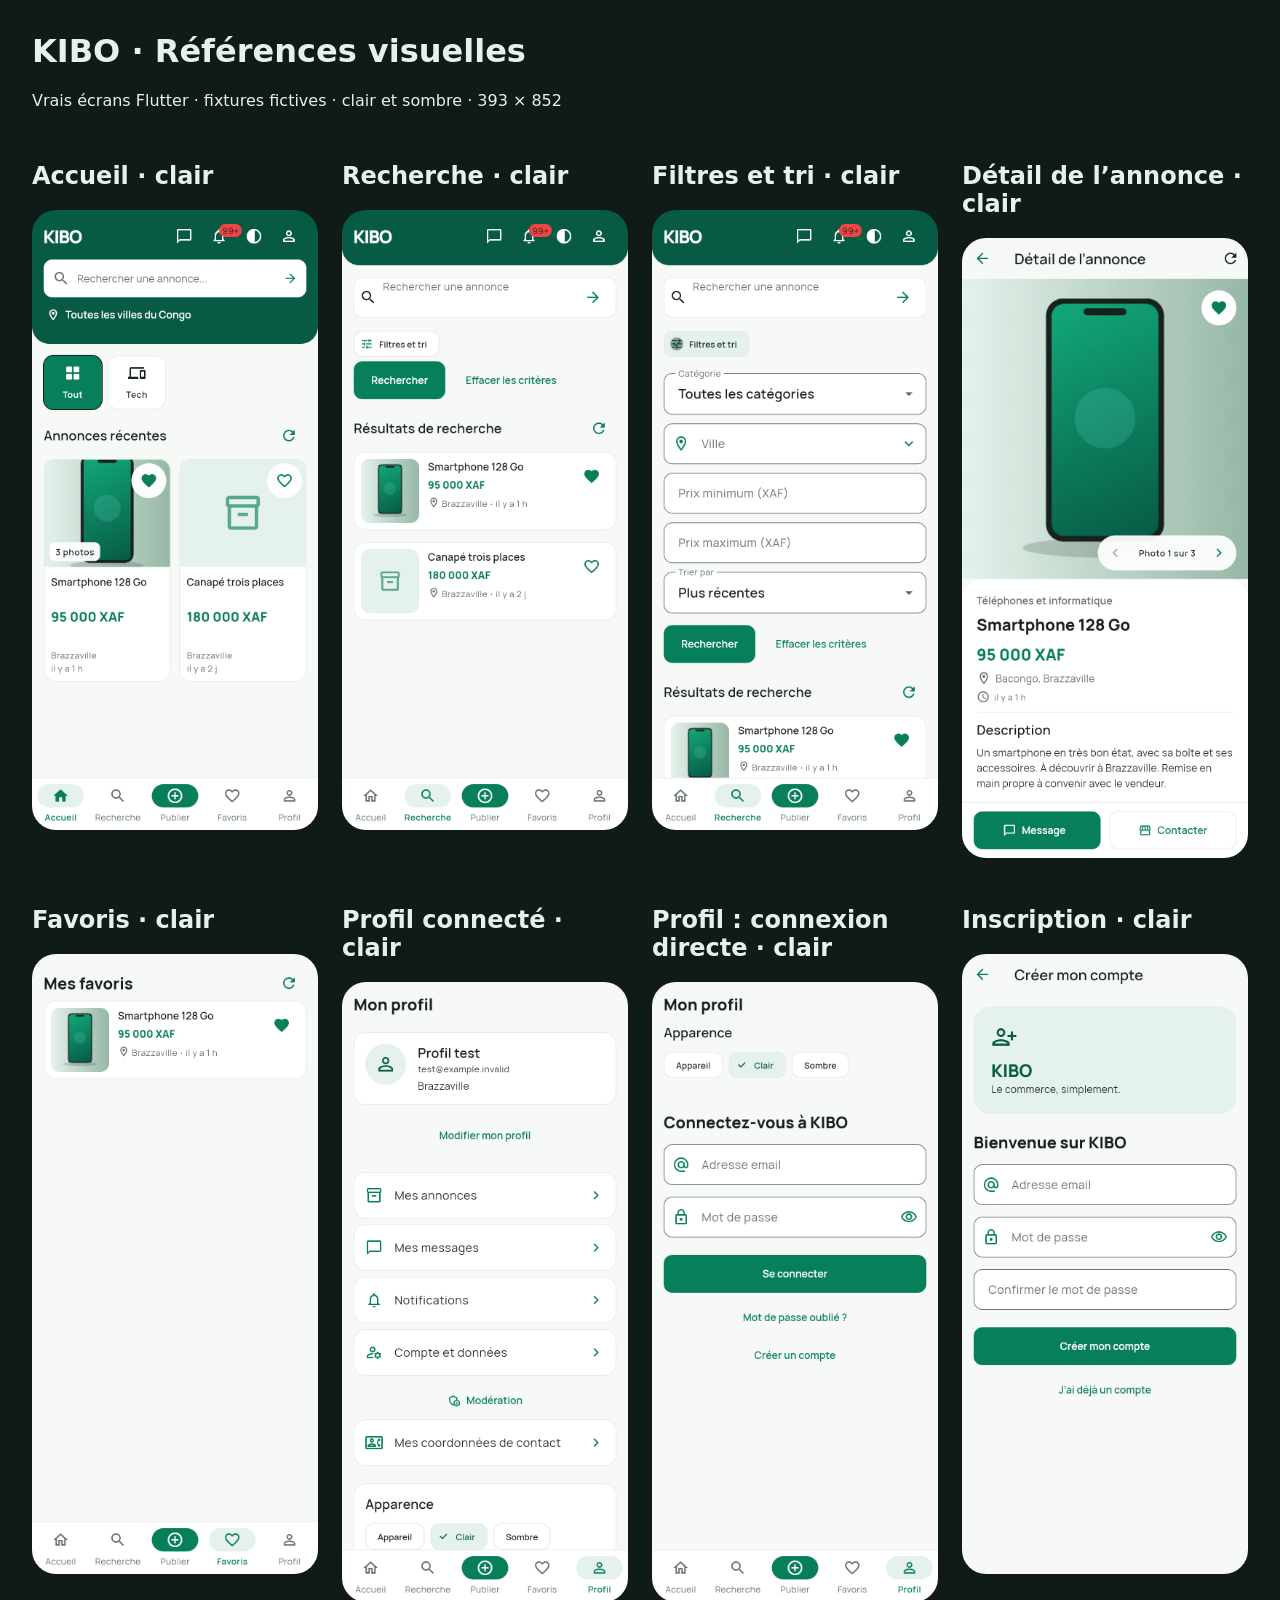
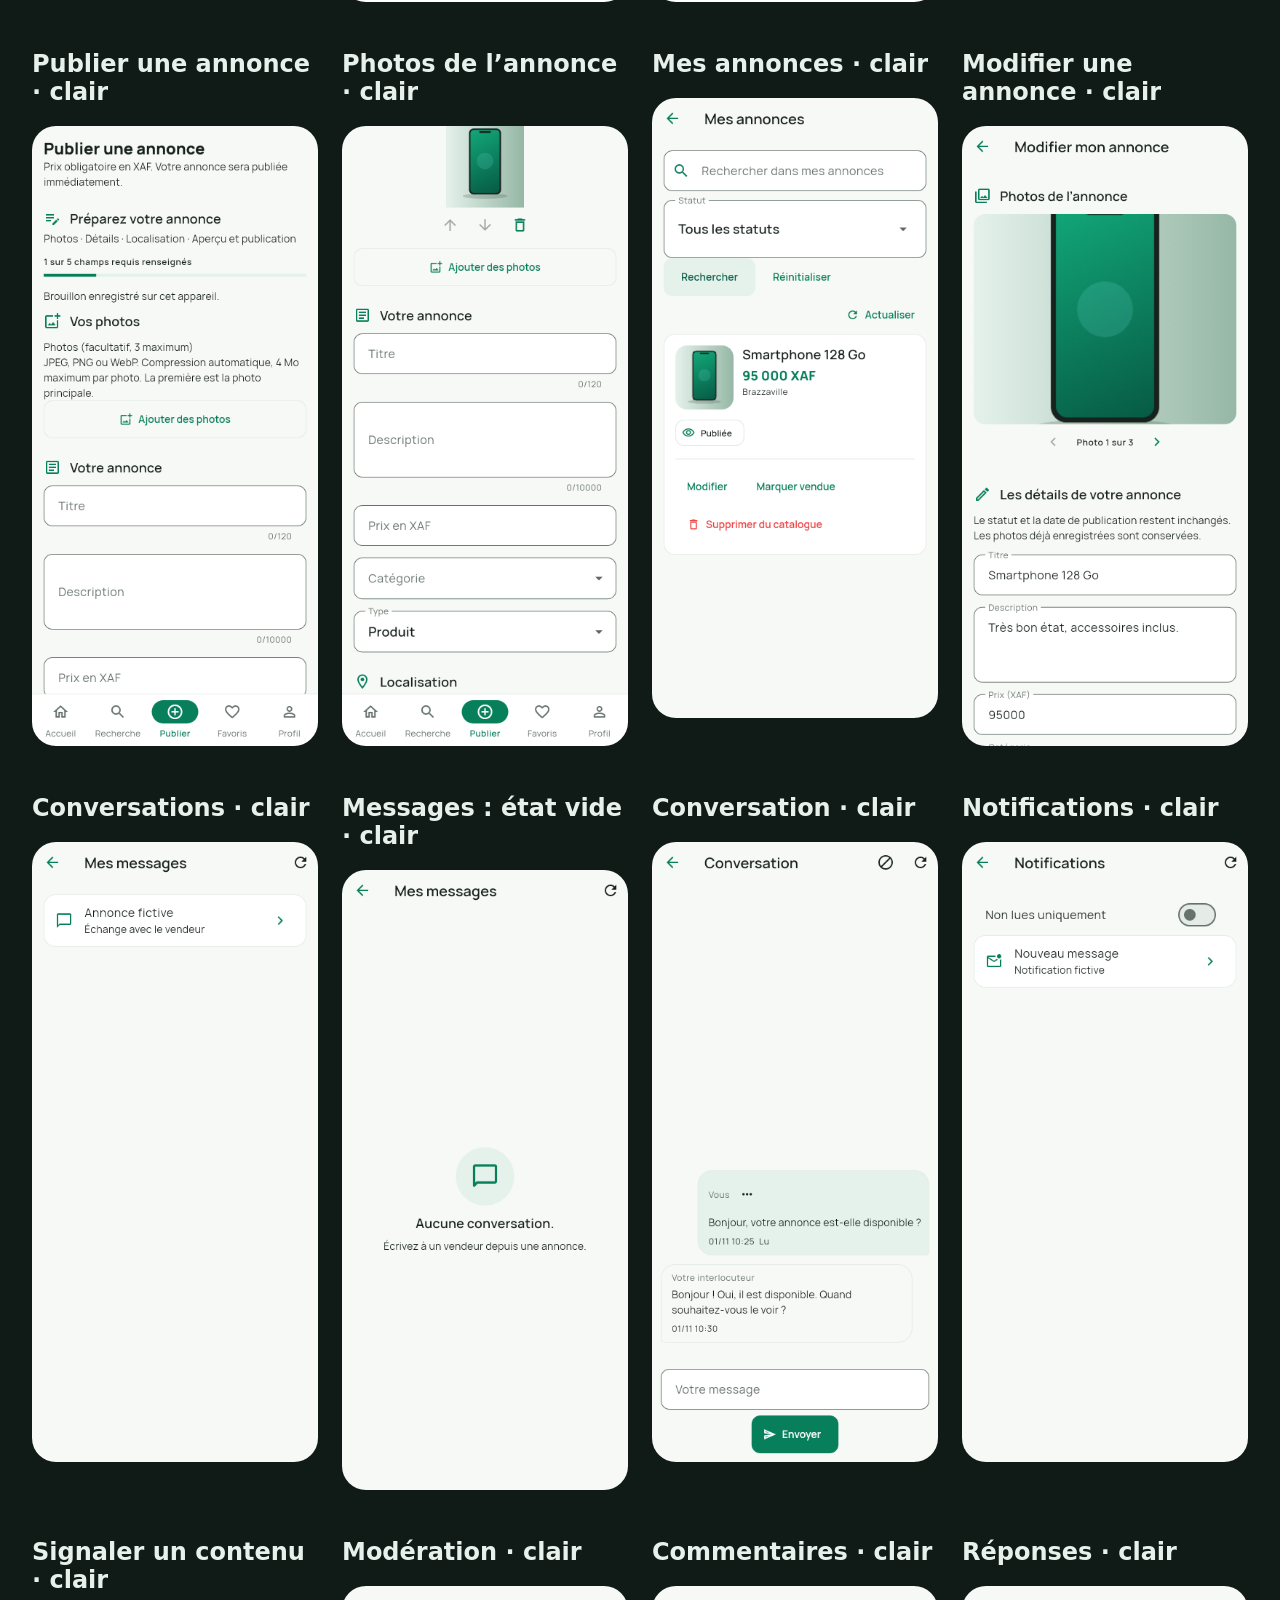
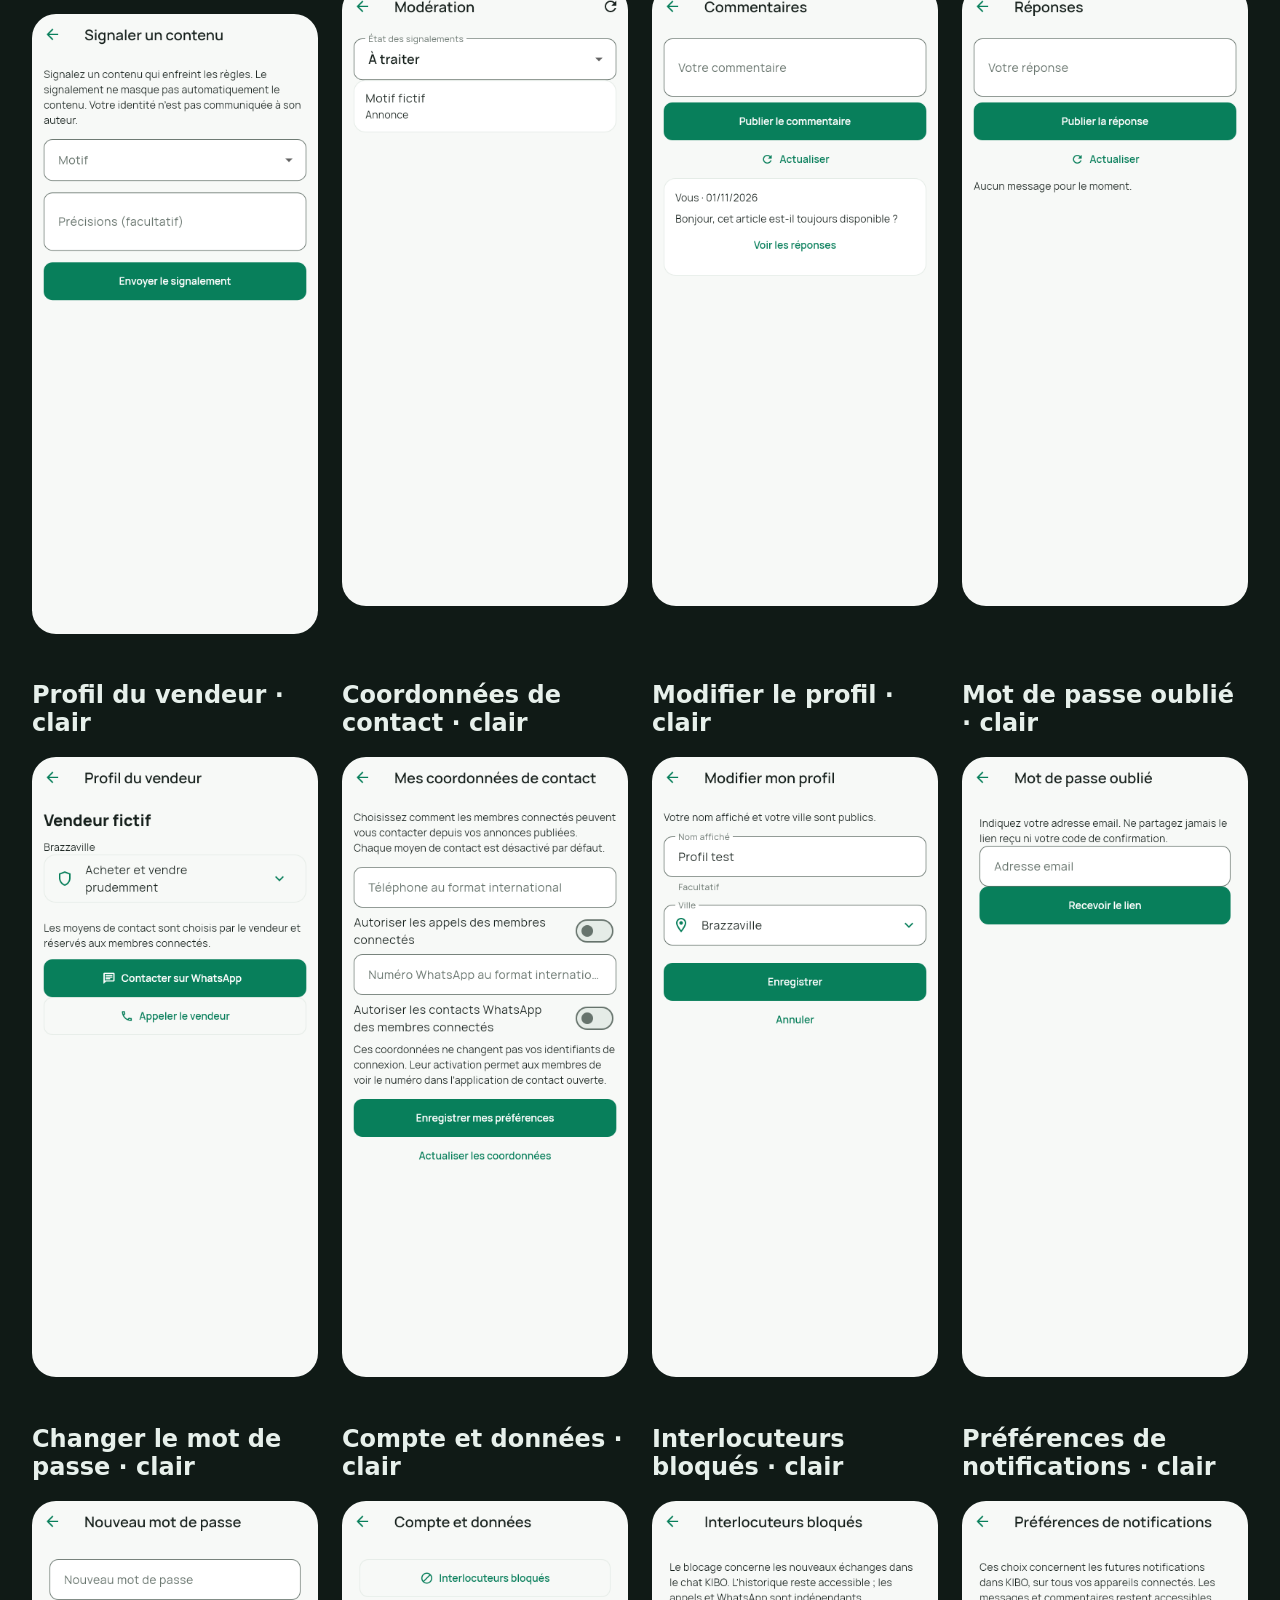
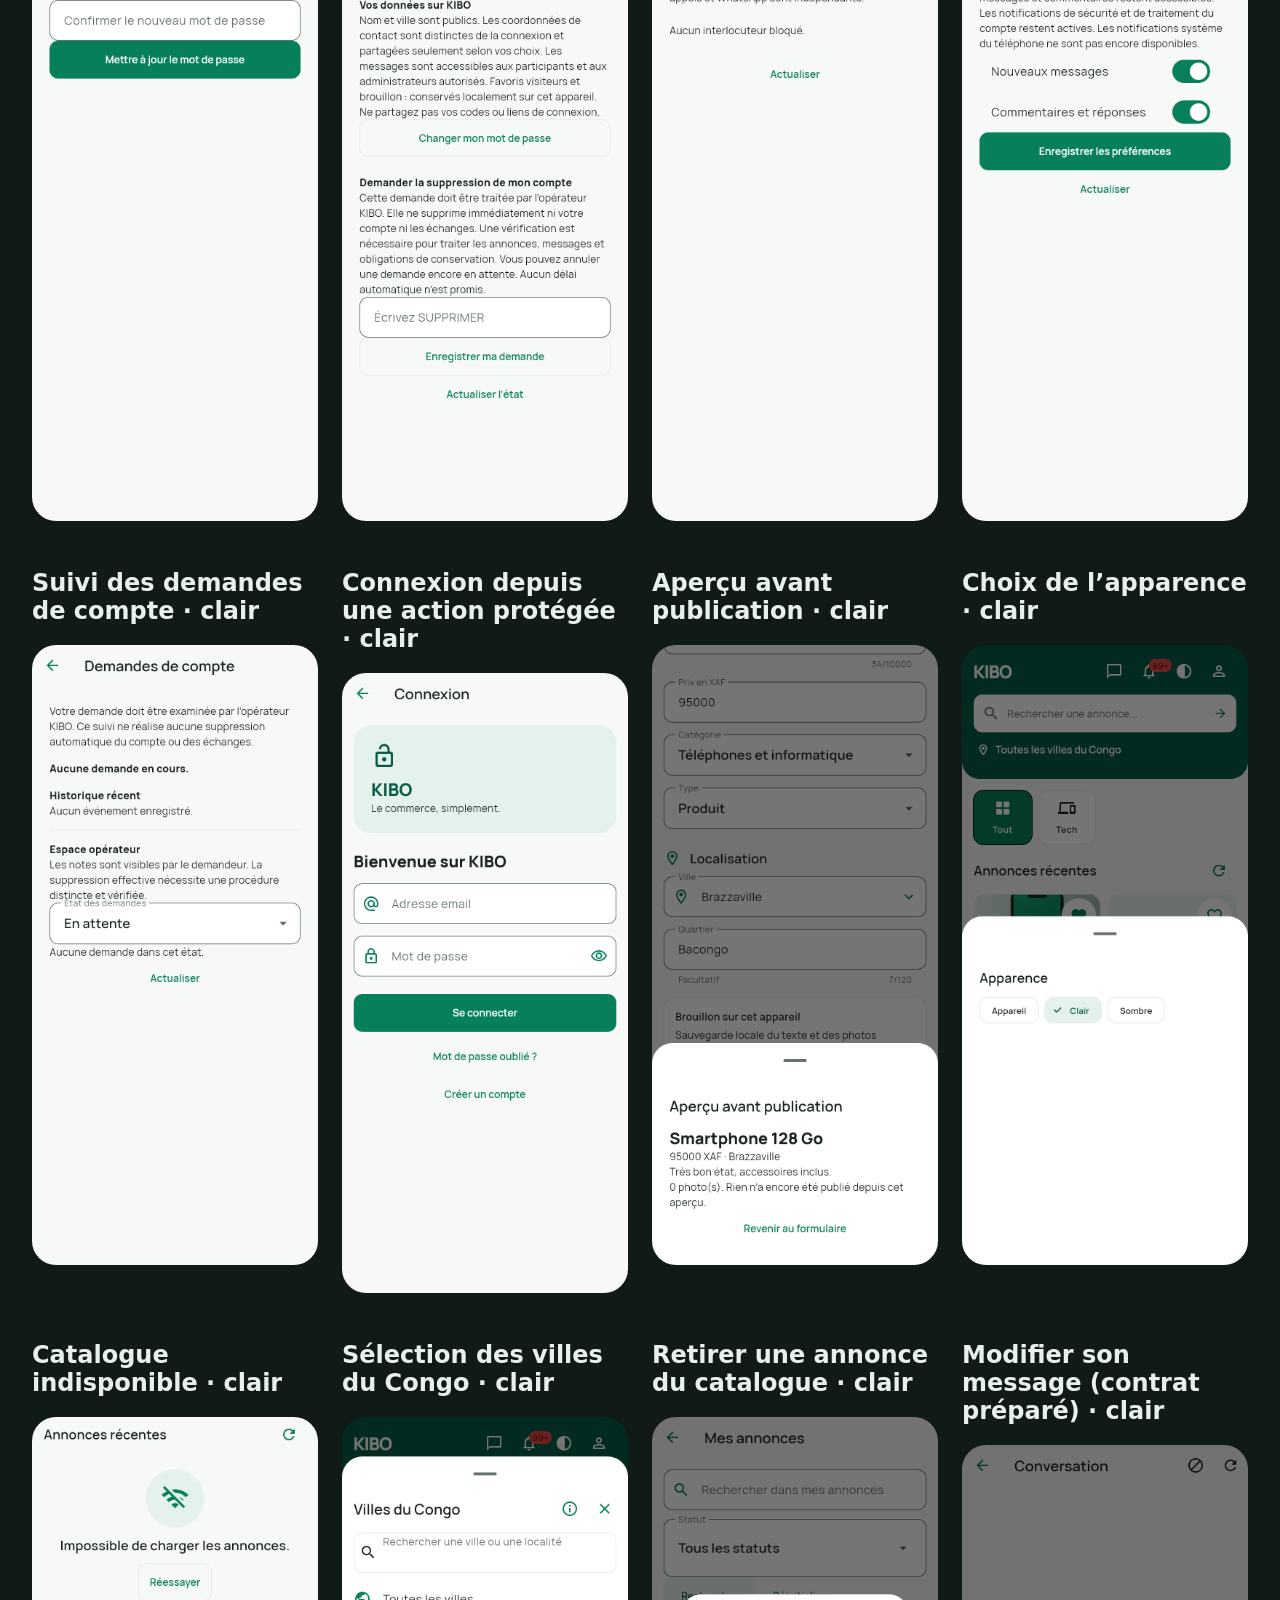
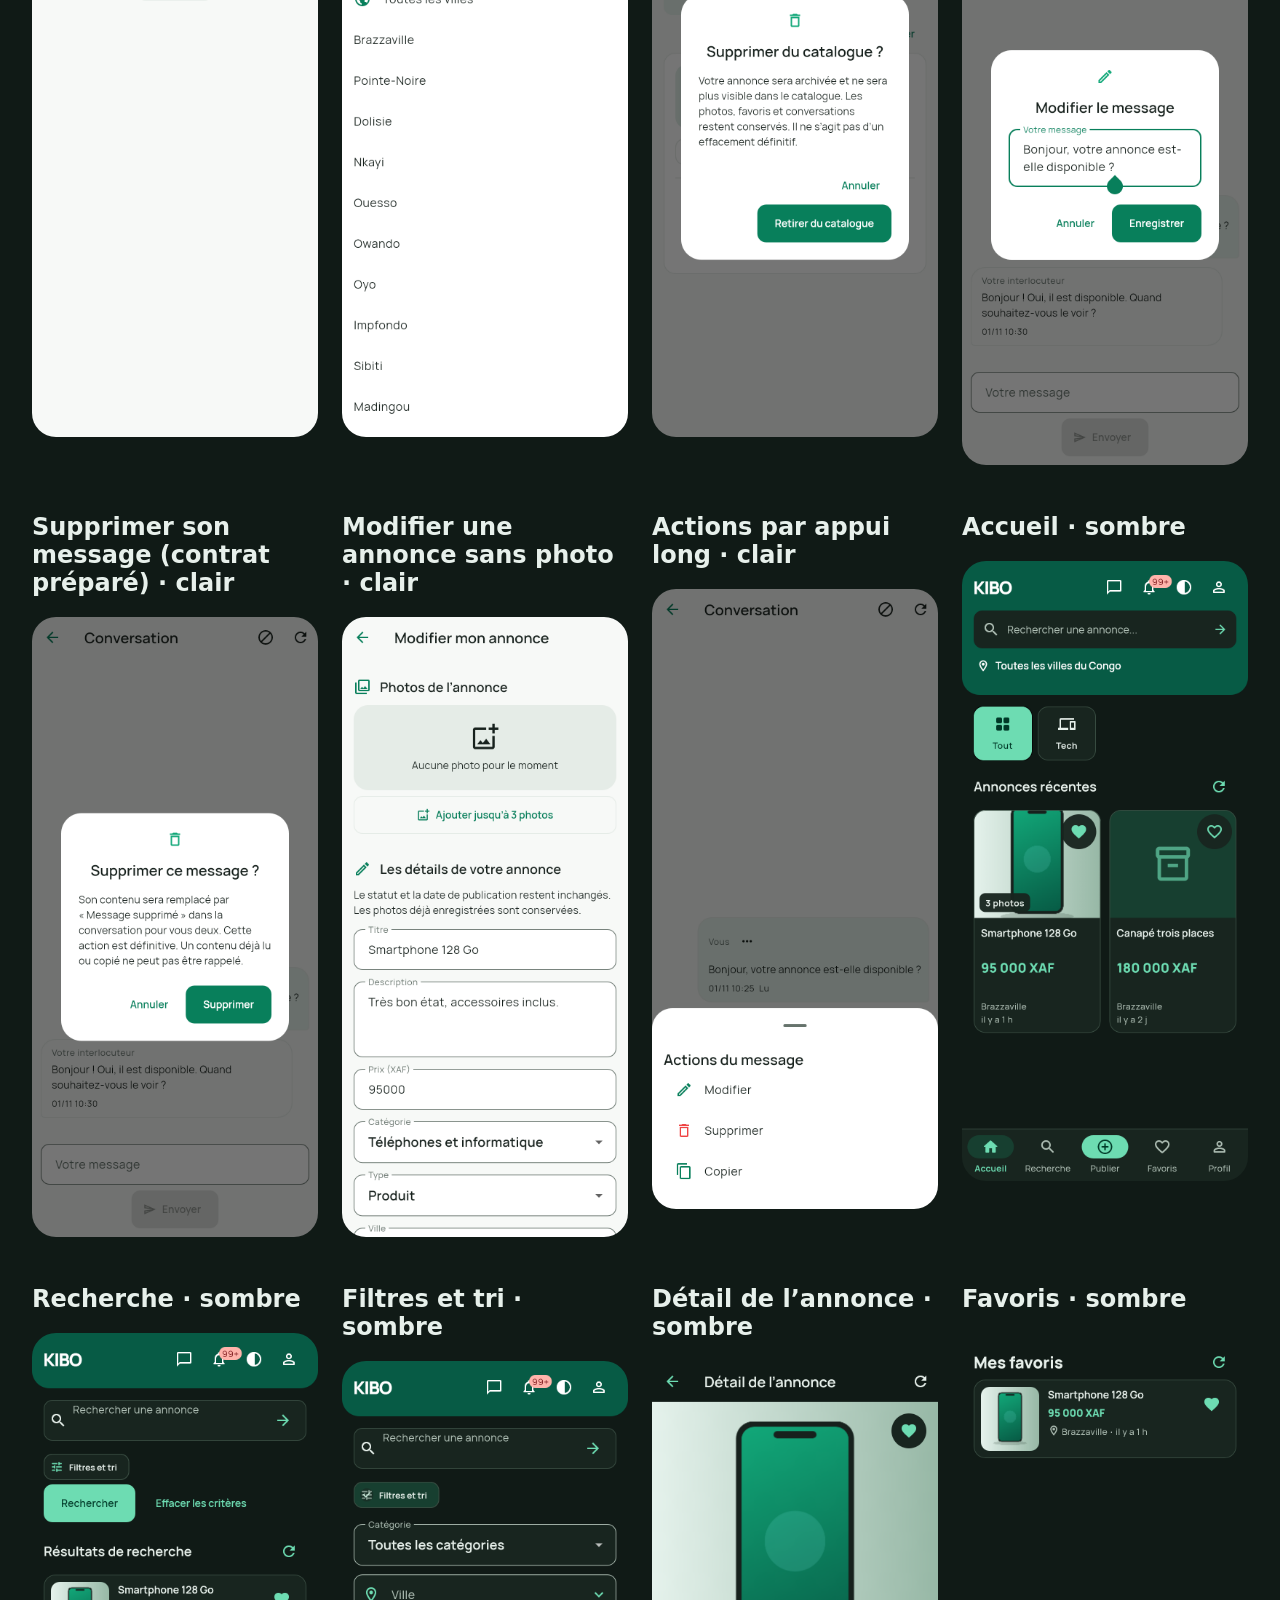
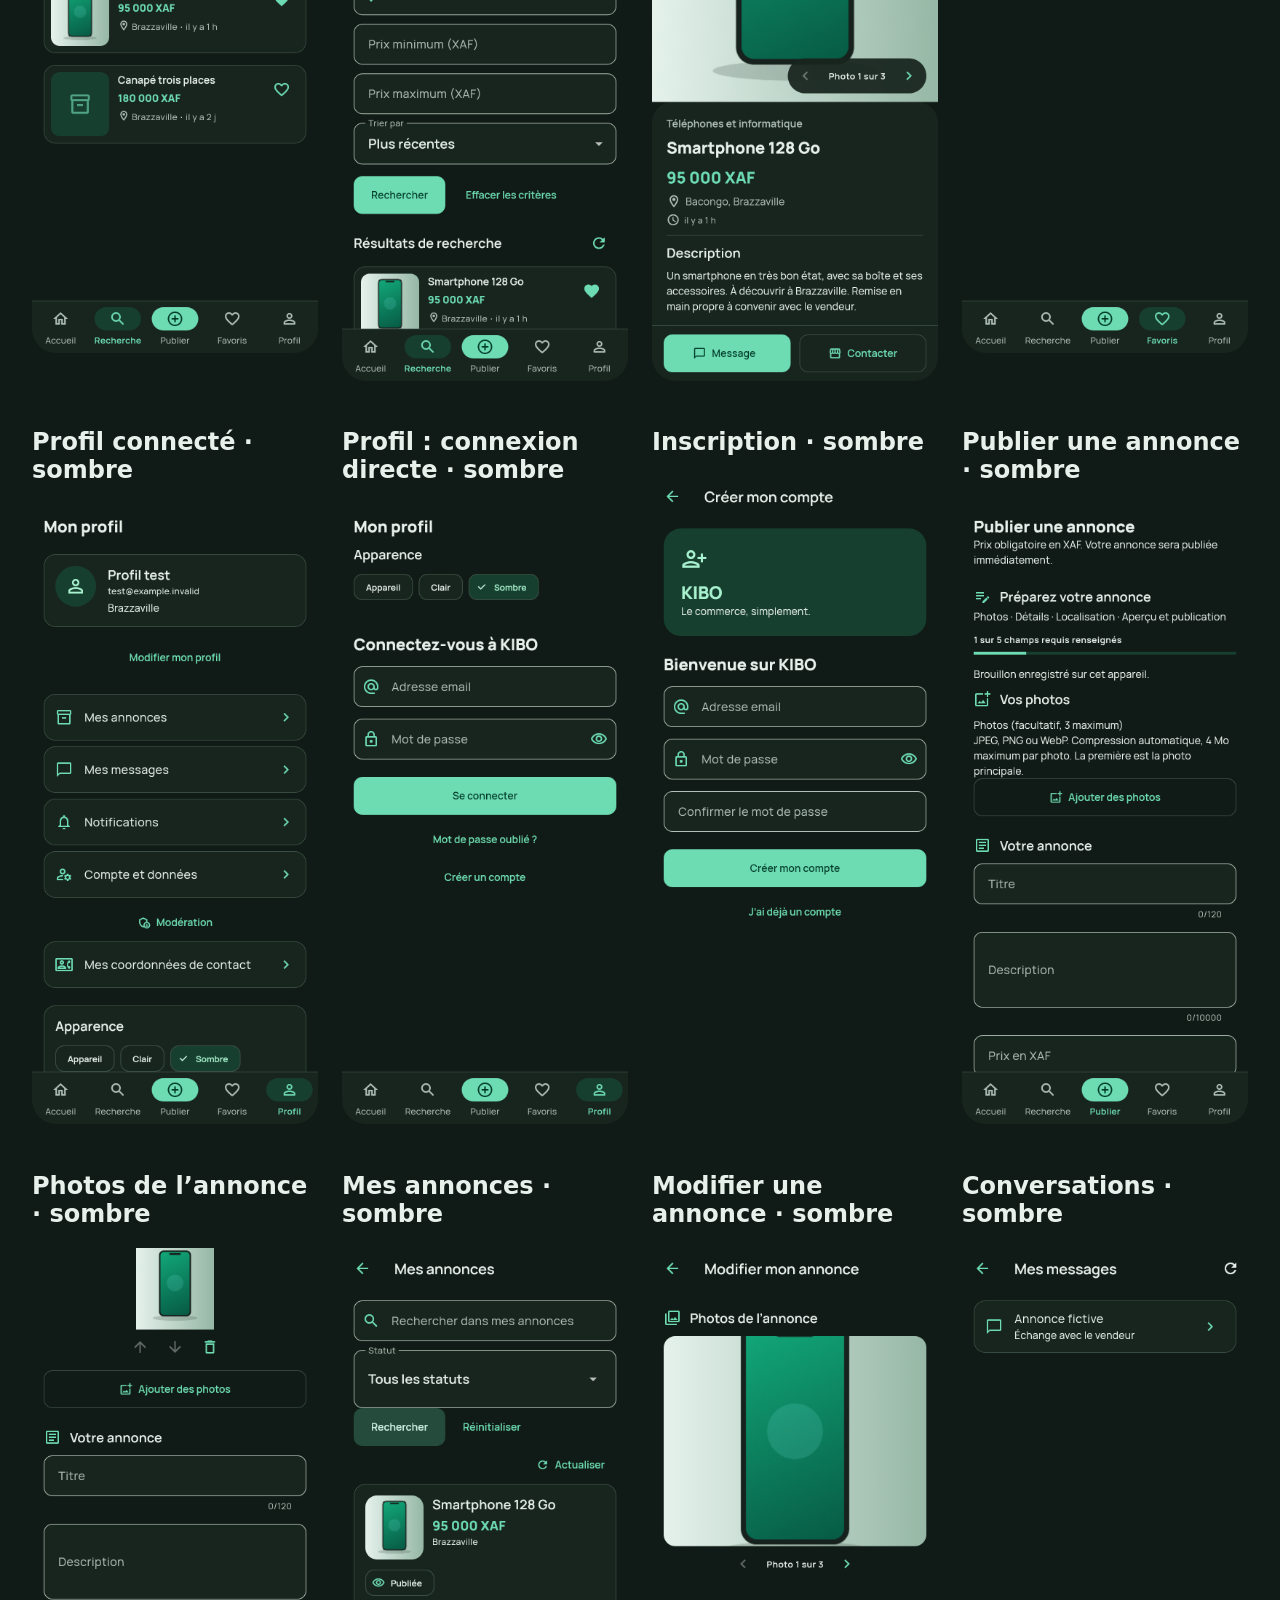
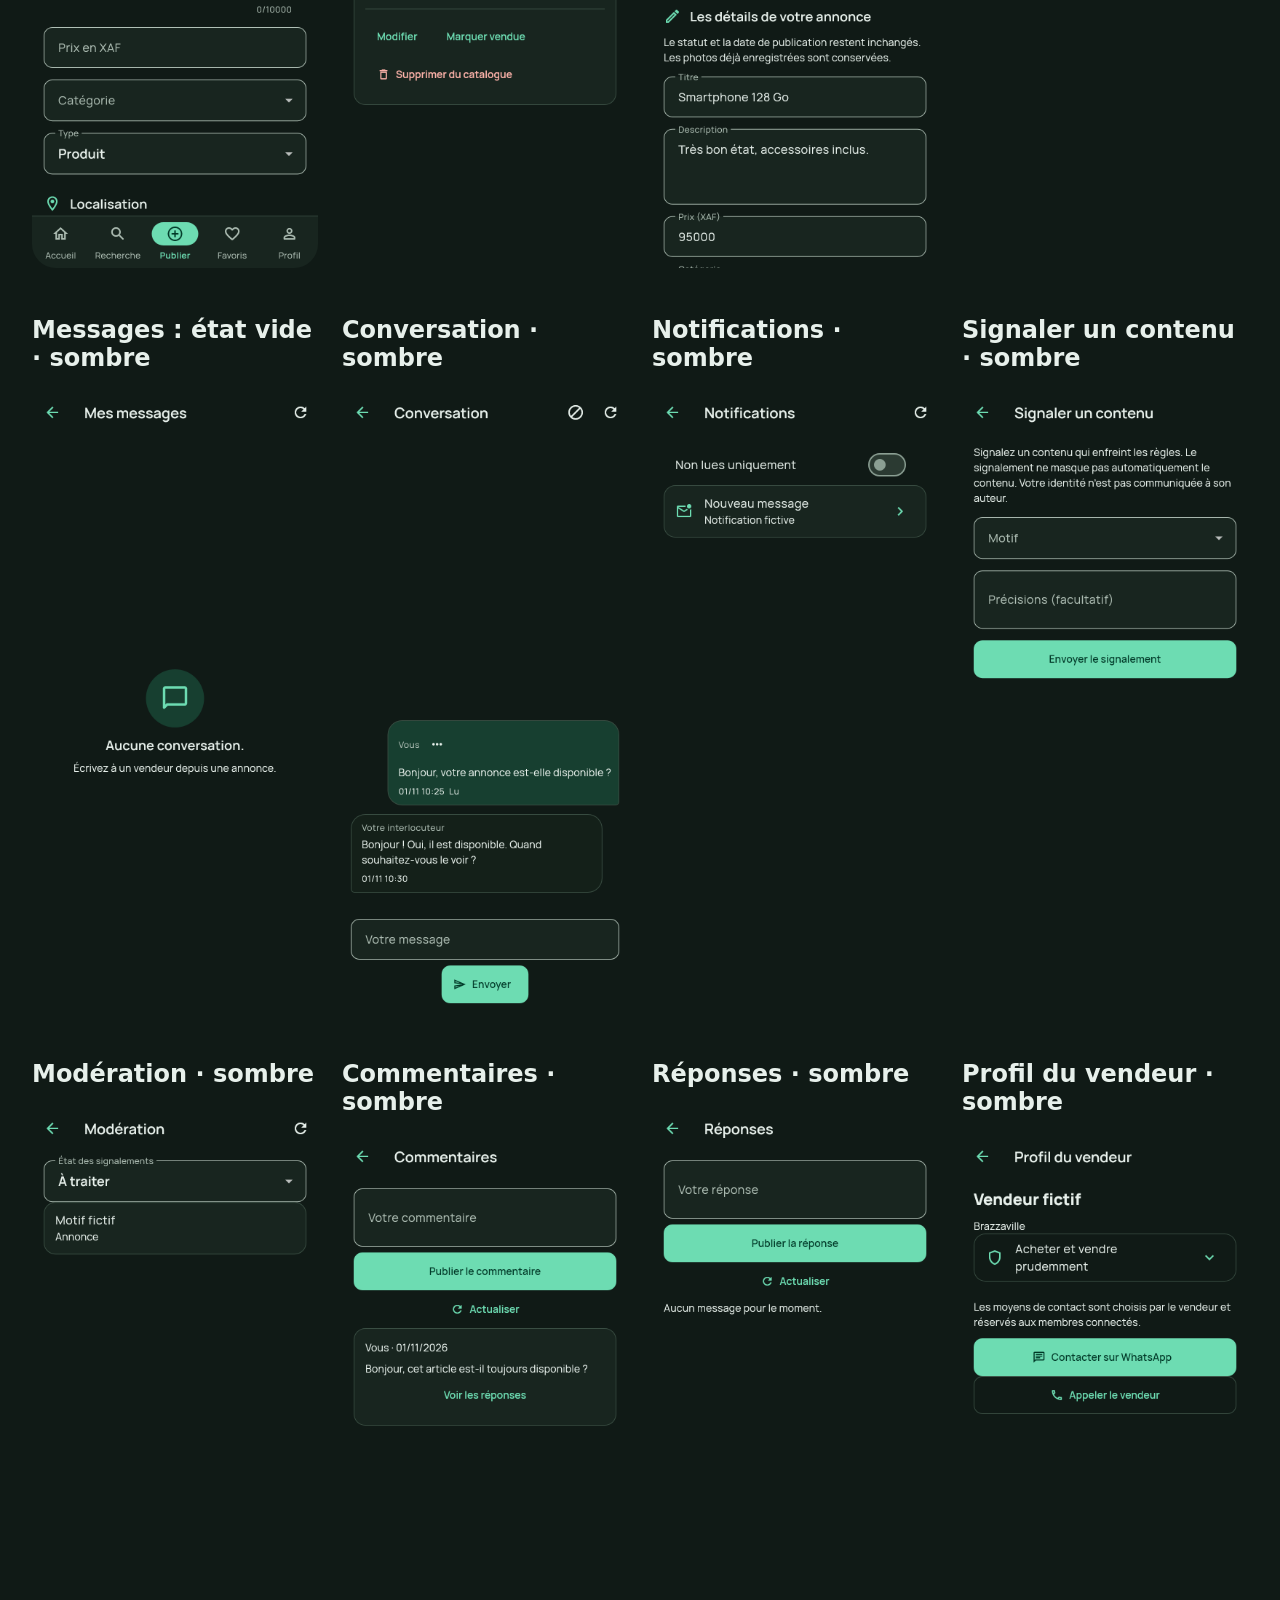
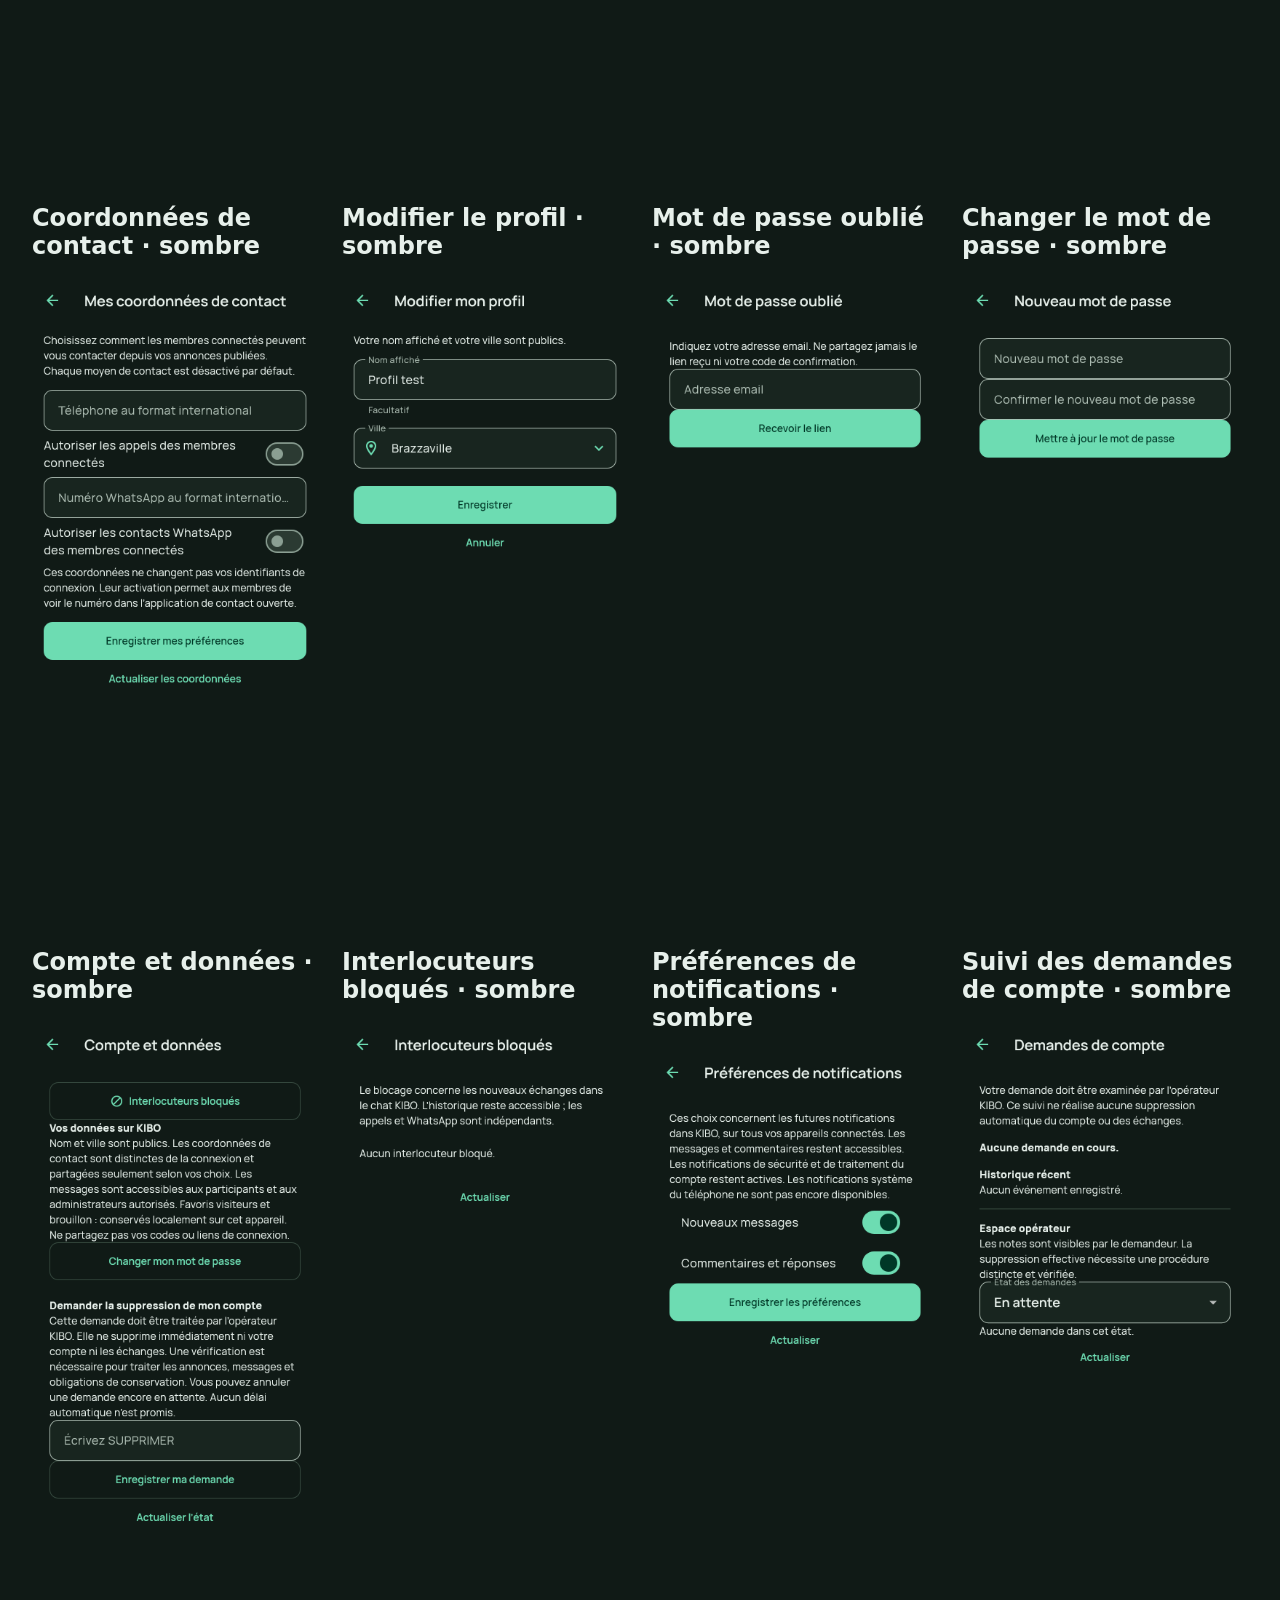
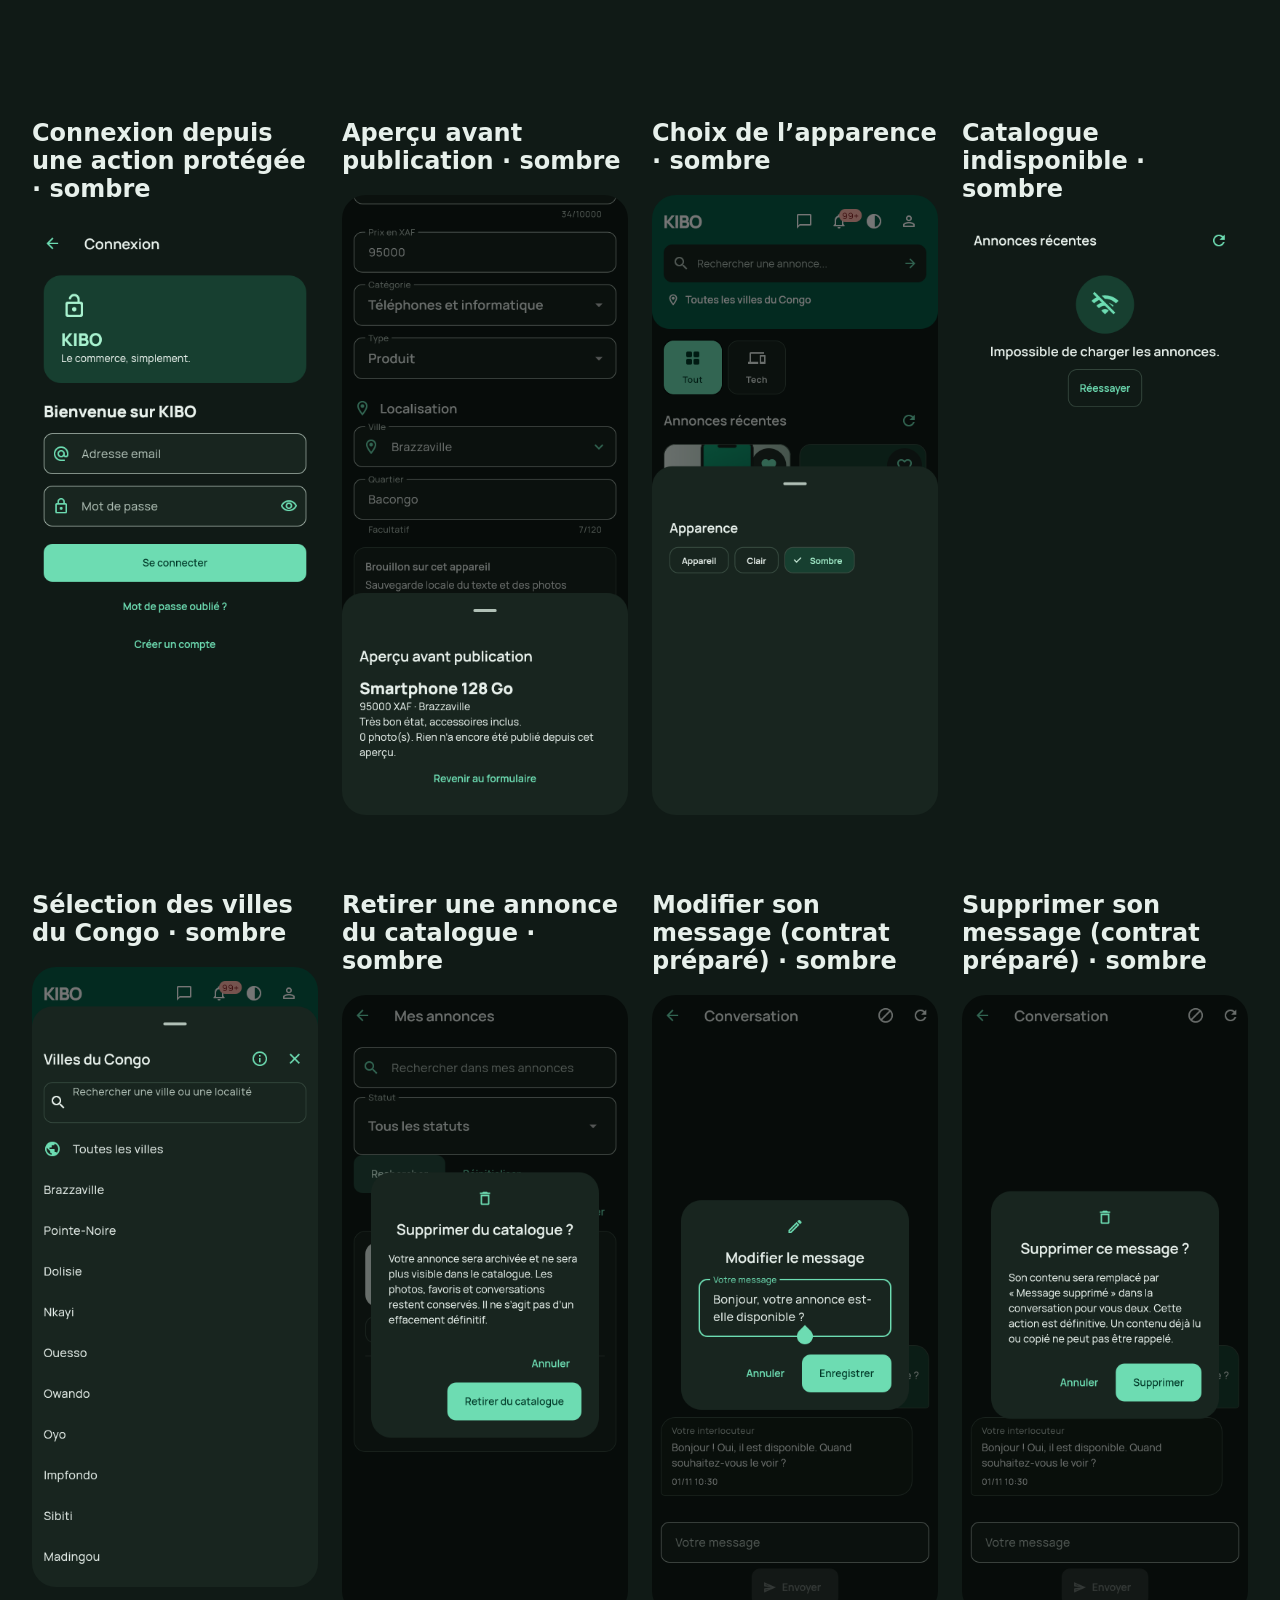
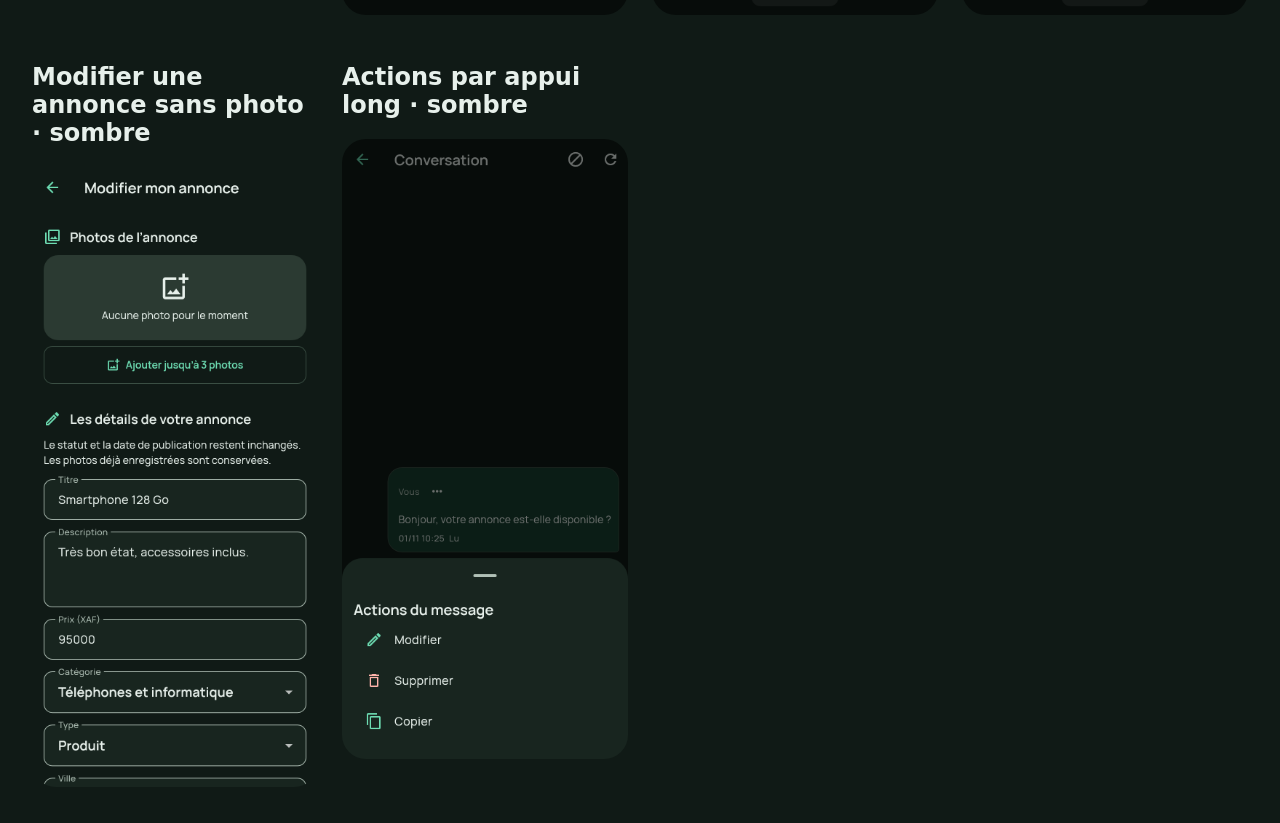
<file: maquette/index.html>
<!doctype html><html lang="fr"><meta charset="utf-8"><title>KIBO · Maquettes</title><style>body{font:16px system-ui;background:#101a16;color:#e7f0eb;margin:32px}a{color:#6ddcb2}main{display:grid;grid-template-columns:repeat(auto-fit,minmax(260px,1fr));gap:24px}img{width:100%;border-radius:24px}article{max-width:393px}header{margin-bottom:32px}</style><header><h1>KIBO · Références visuelles</h1><p>Vrais écrans Flutter · fixtures fictives · clair et sombre · 393 × 852</p></header><main><article><h2>Accueil · clair</h2><a href="clair/01-accueil.png"><img loading="lazy" src="clair/01-accueil.png" alt="Accueil clair"></a></article><article><h2>Recherche · clair</h2><a href="clair/02-recherche.png"><img loading="lazy" src="clair/02-recherche.png" alt="Recherche clair"></a></article><article><h2>Filtres et tri · clair</h2><a href="clair/03-filtres.png"><img loading="lazy" src="clair/03-filtres.png" alt="Filtres et tri clair"></a></article><article><h2>Détail de l’annonce · clair</h2><a href="clair/04-detail.png"><img loading="lazy" src="clair/04-detail.png" alt="Détail de l’annonce clair"></a></article><article><h2>Favoris · clair</h2><a href="clair/05-favoris.png"><img loading="lazy" src="clair/05-favoris.png" alt="Favoris clair"></a></article><article><h2>Profil connecté · clair</h2><a href="clair/06-profil.png"><img loading="lazy" src="clair/06-profil.png" alt="Profil connecté clair"></a></article><article><h2>Profil : connexion directe · clair</h2><a href="clair/07-connexion-directe.png"><img loading="lazy" src="clair/07-connexion-directe.png" alt="Profil : connexion directe clair"></a></article><article><h2>Inscription · clair</h2><a href="clair/08-inscription.png"><img loading="lazy" src="clair/08-inscription.png" alt="Inscription clair"></a></article><article><h2>Publier une annonce · clair</h2><a href="clair/09-publication.png"><img loading="lazy" src="clair/09-publication.png" alt="Publier une annonce clair"></a></article><article><h2>Photos de l’annonce · clair</h2><a href="clair/10-photos.png"><img loading="lazy" src="clair/10-photos.png" alt="Photos de l’annonce clair"></a></article><article><h2>Mes annonces · clair</h2><a href="clair/11-mes-annonces.png"><img loading="lazy" src="clair/11-mes-annonces.png" alt="Mes annonces clair"></a></article><article><h2>Modifier une annonce · clair</h2><a href="clair/12-modifier-annonce.png"><img loading="lazy" src="clair/12-modifier-annonce.png" alt="Modifier une annonce clair"></a></article><article><h2>Conversations · clair</h2><a href="clair/13-messages.png"><img loading="lazy" src="clair/13-messages.png" alt="Conversations clair"></a></article><article><h2>Messages : état vide · clair</h2><a href="clair/14-messages-vides.png"><img loading="lazy" src="clair/14-messages-vides.png" alt="Messages : état vide clair"></a></article><article><h2>Conversation · clair</h2><a href="clair/15-conversation.png"><img loading="lazy" src="clair/15-conversation.png" alt="Conversation clair"></a></article><article><h2>Notifications · clair</h2><a href="clair/16-notifications.png"><img loading="lazy" src="clair/16-notifications.png" alt="Notifications clair"></a></article><article><h2>Signaler un contenu · clair</h2><a href="clair/17-signalement.png"><img loading="lazy" src="clair/17-signalement.png" alt="Signaler un contenu clair"></a></article><article><h2>Modération · clair</h2><a href="clair/18-moderation.png"><img loading="lazy" src="clair/18-moderation.png" alt="Modération clair"></a></article><article><h2>Commentaires · clair</h2><a href="clair/19-commentaires.png"><img loading="lazy" src="clair/19-commentaires.png" alt="Commentaires clair"></a></article><article><h2>Réponses · clair</h2><a href="clair/20-reponses.png"><img loading="lazy" src="clair/20-reponses.png" alt="Réponses clair"></a></article><article><h2>Profil du vendeur · clair</h2><a href="clair/21-vendeur.png"><img loading="lazy" src="clair/21-vendeur.png" alt="Profil du vendeur clair"></a></article><article><h2>Coordonnées de contact · clair</h2><a href="clair/22-coordonnees.png"><img loading="lazy" src="clair/22-coordonnees.png" alt="Coordonnées de contact clair"></a></article><article><h2>Modifier le profil · clair</h2><a href="clair/23-modifier-profil.png"><img loading="lazy" src="clair/23-modifier-profil.png" alt="Modifier le profil clair"></a></article><article><h2>Mot de passe oublié · clair</h2><a href="clair/24-mot-de-passe-oublie.png"><img loading="lazy" src="clair/24-mot-de-passe-oublie.png" alt="Mot de passe oublié clair"></a></article><article><h2>Changer le mot de passe · clair</h2><a href="clair/25-changer-mot-de-passe.png"><img loading="lazy" src="clair/25-changer-mot-de-passe.png" alt="Changer le mot de passe clair"></a></article><article><h2>Compte et données · clair</h2><a href="clair/26-compte.png"><img loading="lazy" src="clair/26-compte.png" alt="Compte et données clair"></a></article><article><h2>Interlocuteurs bloqués · clair</h2><a href="clair/27-bloques.png"><img loading="lazy" src="clair/27-bloques.png" alt="Interlocuteurs bloqués clair"></a></article><article><h2>Préférences de notifications · clair</h2><a href="clair/28-preferences.png"><img loading="lazy" src="clair/28-preferences.png" alt="Préférences de notifications clair"></a></article><article><h2>Suivi des demandes de compte · clair</h2><a href="clair/29-suivi-demande.png"><img loading="lazy" src="clair/29-suivi-demande.png" alt="Suivi des demandes de compte clair"></a></article><article><h2>Connexion depuis une action protégée · clair</h2><a href="clair/30-connexion-route.png"><img loading="lazy" src="clair/30-connexion-route.png" alt="Connexion depuis une action protégée clair"></a></article><article><h2>Aperçu avant publication · clair</h2><a href="clair/31-apercu-publication.png"><img loading="lazy" src="clair/31-apercu-publication.png" alt="Aperçu avant publication clair"></a></article><article><h2>Choix de l’apparence · clair</h2><a href="clair/32-apparence.png"><img loading="lazy" src="clair/32-apparence.png" alt="Choix de l’apparence clair"></a></article><article><h2>Catalogue indisponible · clair</h2><a href="clair/33-erreur-catalogue.png"><img loading="lazy" src="clair/33-erreur-catalogue.png" alt="Catalogue indisponible clair"></a></article><article><h2>Sélection des villes du Congo · clair</h2><a href="clair/34-villes-congo.png"><img loading="lazy" src="clair/34-villes-congo.png" alt="Sélection des villes du Congo clair"></a></article><article><h2>Retirer une annonce du catalogue · clair</h2><a href="clair/35-retirer-annonce.png"><img loading="lazy" src="clair/35-retirer-annonce.png" alt="Retirer une annonce du catalogue clair"></a></article><article><h2>Modifier son message (contrat préparé) · clair</h2><a href="clair/36-modifier-message.png"><img loading="lazy" src="clair/36-modifier-message.png" alt="Modifier son message (contrat préparé) clair"></a></article><article><h2>Supprimer son message (contrat préparé) · clair</h2><a href="clair/37-supprimer-message.png"><img loading="lazy" src="clair/37-supprimer-message.png" alt="Supprimer son message (contrat préparé) clair"></a></article><article><h2>Modifier une annonce sans photo · clair</h2><a href="clair/38-annonce-sans-photo.png"><img loading="lazy" src="clair/38-annonce-sans-photo.png" alt="Modifier une annonce sans photo clair"></a></article><article><h2>Actions par appui long · clair</h2><a href="clair/39-appui-long-message.png"><img loading="lazy" src="clair/39-appui-long-message.png" alt="Actions par appui long clair"></a></article><article><h2>Accueil · sombre</h2><a href="sombre/01-accueil.png"><img loading="lazy" src="sombre/01-accueil.png" alt="Accueil sombre"></a></article><article><h2>Recherche · sombre</h2><a href="sombre/02-recherche.png"><img loading="lazy" src="sombre/02-recherche.png" alt="Recherche sombre"></a></article><article><h2>Filtres et tri · sombre</h2><a href="sombre/03-filtres.png"><img loading="lazy" src="sombre/03-filtres.png" alt="Filtres et tri sombre"></a></article><article><h2>Détail de l’annonce · sombre</h2><a href="sombre/04-detail.png"><img loading="lazy" src="sombre/04-detail.png" alt="Détail de l’annonce sombre"></a></article><article><h2>Favoris · sombre</h2><a href="sombre/05-favoris.png"><img loading="lazy" src="sombre/05-favoris.png" alt="Favoris sombre"></a></article><article><h2>Profil connecté · sombre</h2><a href="sombre/06-profil.png"><img loading="lazy" src="sombre/06-profil.png" alt="Profil connecté sombre"></a></article><article><h2>Profil : connexion directe · sombre</h2><a href="sombre/07-connexion-directe.png"><img loading="lazy" src="sombre/07-connexion-directe.png" alt="Profil : connexion directe sombre"></a></article><article><h2>Inscription · sombre</h2><a href="sombre/08-inscription.png"><img loading="lazy" src="sombre/08-inscription.png" alt="Inscription sombre"></a></article><article><h2>Publier une annonce · sombre</h2><a href="sombre/09-publication.png"><img loading="lazy" src="sombre/09-publication.png" alt="Publier une annonce sombre"></a></article><article><h2>Photos de l’annonce · sombre</h2><a href="sombre/10-photos.png"><img loading="lazy" src="sombre/10-photos.png" alt="Photos de l’annonce sombre"></a></article><article><h2>Mes annonces · sombre</h2><a href="sombre/11-mes-annonces.png"><img loading="lazy" src="sombre/11-mes-annonces.png" alt="Mes annonces sombre"></a></article><article><h2>Modifier une annonce · sombre</h2><a href="sombre/12-modifier-annonce.png"><img loading="lazy" src="sombre/12-modifier-annonce.png" alt="Modifier une annonce sombre"></a></article><article><h2>Conversations · sombre</h2><a href="sombre/13-messages.png"><img loading="lazy" src="sombre/13-messages.png" alt="Conversations sombre"></a></article><article><h2>Messages : état vide · sombre</h2><a href="sombre/14-messages-vides.png"><img loading="lazy" src="sombre/14-messages-vides.png" alt="Messages : état vide sombre"></a></article><article><h2>Conversation · sombre</h2><a href="sombre/15-conversation.png"><img loading="lazy" src="sombre/15-conversation.png" alt="Conversation sombre"></a></article><article><h2>Notifications · sombre</h2><a href="sombre/16-notifications.png"><img loading="lazy" src="sombre/16-notifications.png" alt="Notifications sombre"></a></article><article><h2>Signaler un contenu · sombre</h2><a href="sombre/17-signalement.png"><img loading="lazy" src="sombre/17-signalement.png" alt="Signaler un contenu sombre"></a></article><article><h2>Modération · sombre</h2><a href="sombre/18-moderation.png"><img loading="lazy" src="sombre/18-moderation.png" alt="Modération sombre"></a></article><article><h2>Commentaires · sombre</h2><a href="sombre/19-commentaires.png"><img loading="lazy" src="sombre/19-commentaires.png" alt="Commentaires sombre"></a></article><article><h2>Réponses · sombre</h2><a href="sombre/20-reponses.png"><img loading="lazy" src="sombre/20-reponses.png" alt="Réponses sombre"></a></article><article><h2>Profil du vendeur · sombre</h2><a href="sombre/21-vendeur.png"><img loading="lazy" src="sombre/21-vendeur.png" alt="Profil du vendeur sombre"></a></article><article><h2>Coordonnées de contact · sombre</h2><a href="sombre/22-coordonnees.png"><img loading="lazy" src="sombre/22-coordonnees.png" alt="Coordonnées de contact sombre"></a></article><article><h2>Modifier le profil · sombre</h2><a href="sombre/23-modifier-profil.png"><img loading="lazy" src="sombre/23-modifier-profil.png" alt="Modifier le profil sombre"></a></article><article><h2>Mot de passe oublié · sombre</h2><a href="sombre/24-mot-de-passe-oublie.png"><img loading="lazy" src="sombre/24-mot-de-passe-oublie.png" alt="Mot de passe oublié sombre"></a></article><article><h2>Changer le mot de passe · sombre</h2><a href="sombre/25-changer-mot-de-passe.png"><img loading="lazy" src="sombre/25-changer-mot-de-passe.png" alt="Changer le mot de passe sombre"></a></article><article><h2>Compte et données · sombre</h2><a href="sombre/26-compte.png"><img loading="lazy" src="sombre/26-compte.png" alt="Compte et données sombre"></a></article><article><h2>Interlocuteurs bloqués · sombre</h2><a href="sombre/27-bloques.png"><img loading="lazy" src="sombre/27-bloques.png" alt="Interlocuteurs bloqués sombre"></a></article><article><h2>Préférences de notifications · sombre</h2><a href="sombre/28-preferences.png"><img loading="lazy" src="sombre/28-preferences.png" alt="Préférences de notifications sombre"></a></article><article><h2>Suivi des demandes de compte · sombre</h2><a href="sombre/29-suivi-demande.png"><img loading="lazy" src="sombre/29-suivi-demande.png" alt="Suivi des demandes de compte sombre"></a></article><article><h2>Connexion depuis une action protégée · sombre</h2><a href="sombre/30-connexion-route.png"><img loading="lazy" src="sombre/30-connexion-route.png" alt="Connexion depuis une action protégée sombre"></a></article><article><h2>Aperçu avant publication · sombre</h2><a href="sombre/31-apercu-publication.png"><img loading="lazy" src="sombre/31-apercu-publication.png" alt="Aperçu avant publication sombre"></a></article><article><h2>Choix de l’apparence · sombre</h2><a href="sombre/32-apparence.png"><img loading="lazy" src="sombre/32-apparence.png" alt="Choix de l’apparence sombre"></a></article><article><h2>Catalogue indisponible · sombre</h2><a href="sombre/33-erreur-catalogue.png"><img loading="lazy" src="sombre/33-erreur-catalogue.png" alt="Catalogue indisponible sombre"></a></article><article><h2>Sélection des villes du Congo · sombre</h2><a href="sombre/34-villes-congo.png"><img loading="lazy" src="sombre/34-villes-congo.png" alt="Sélection des villes du Congo sombre"></a></article><article><h2>Retirer une annonce du catalogue · sombre</h2><a href="sombre/35-retirer-annonce.png"><img loading="lazy" src="sombre/35-retirer-annonce.png" alt="Retirer une annonce du catalogue sombre"></a></article><article><h2>Modifier son message (contrat préparé) · sombre</h2><a href="sombre/36-modifier-message.png"><img loading="lazy" src="sombre/36-modifier-message.png" alt="Modifier son message (contrat préparé) sombre"></a></article><article><h2>Supprimer son message (contrat préparé) · sombre</h2><a href="sombre/37-supprimer-message.png"><img loading="lazy" src="sombre/37-supprimer-message.png" alt="Supprimer son message (contrat préparé) sombre"></a></article><article><h2>Modifier une annonce sans photo · sombre</h2><a href="sombre/38-annonce-sans-photo.png"><img loading="lazy" src="sombre/38-annonce-sans-photo.png" alt="Modifier une annonce sans photo sombre"></a></article><article><h2>Actions par appui long · sombre</h2><a href="sombre/39-appui-long-message.png"><img loading="lazy" src="sombre/39-appui-long-message.png" alt="Actions par appui long sombre"></a></article></main></html>
</file>
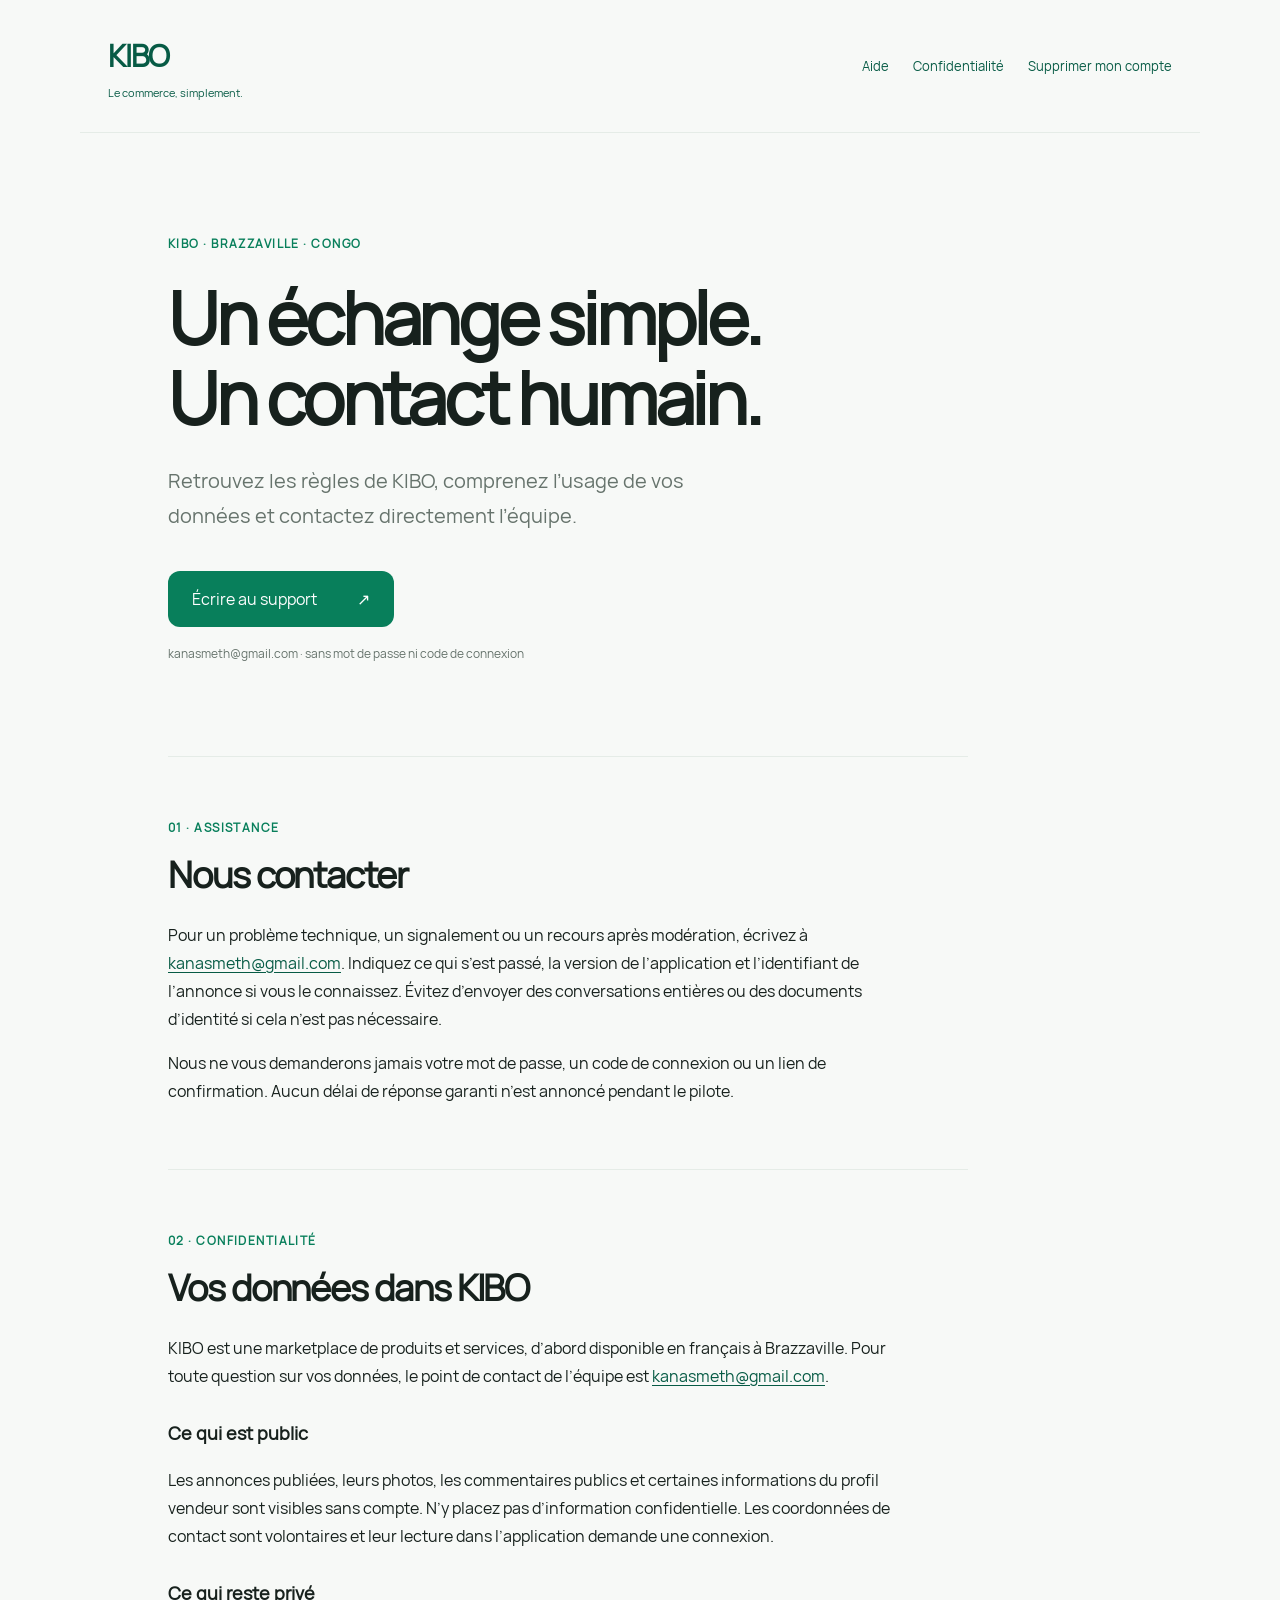
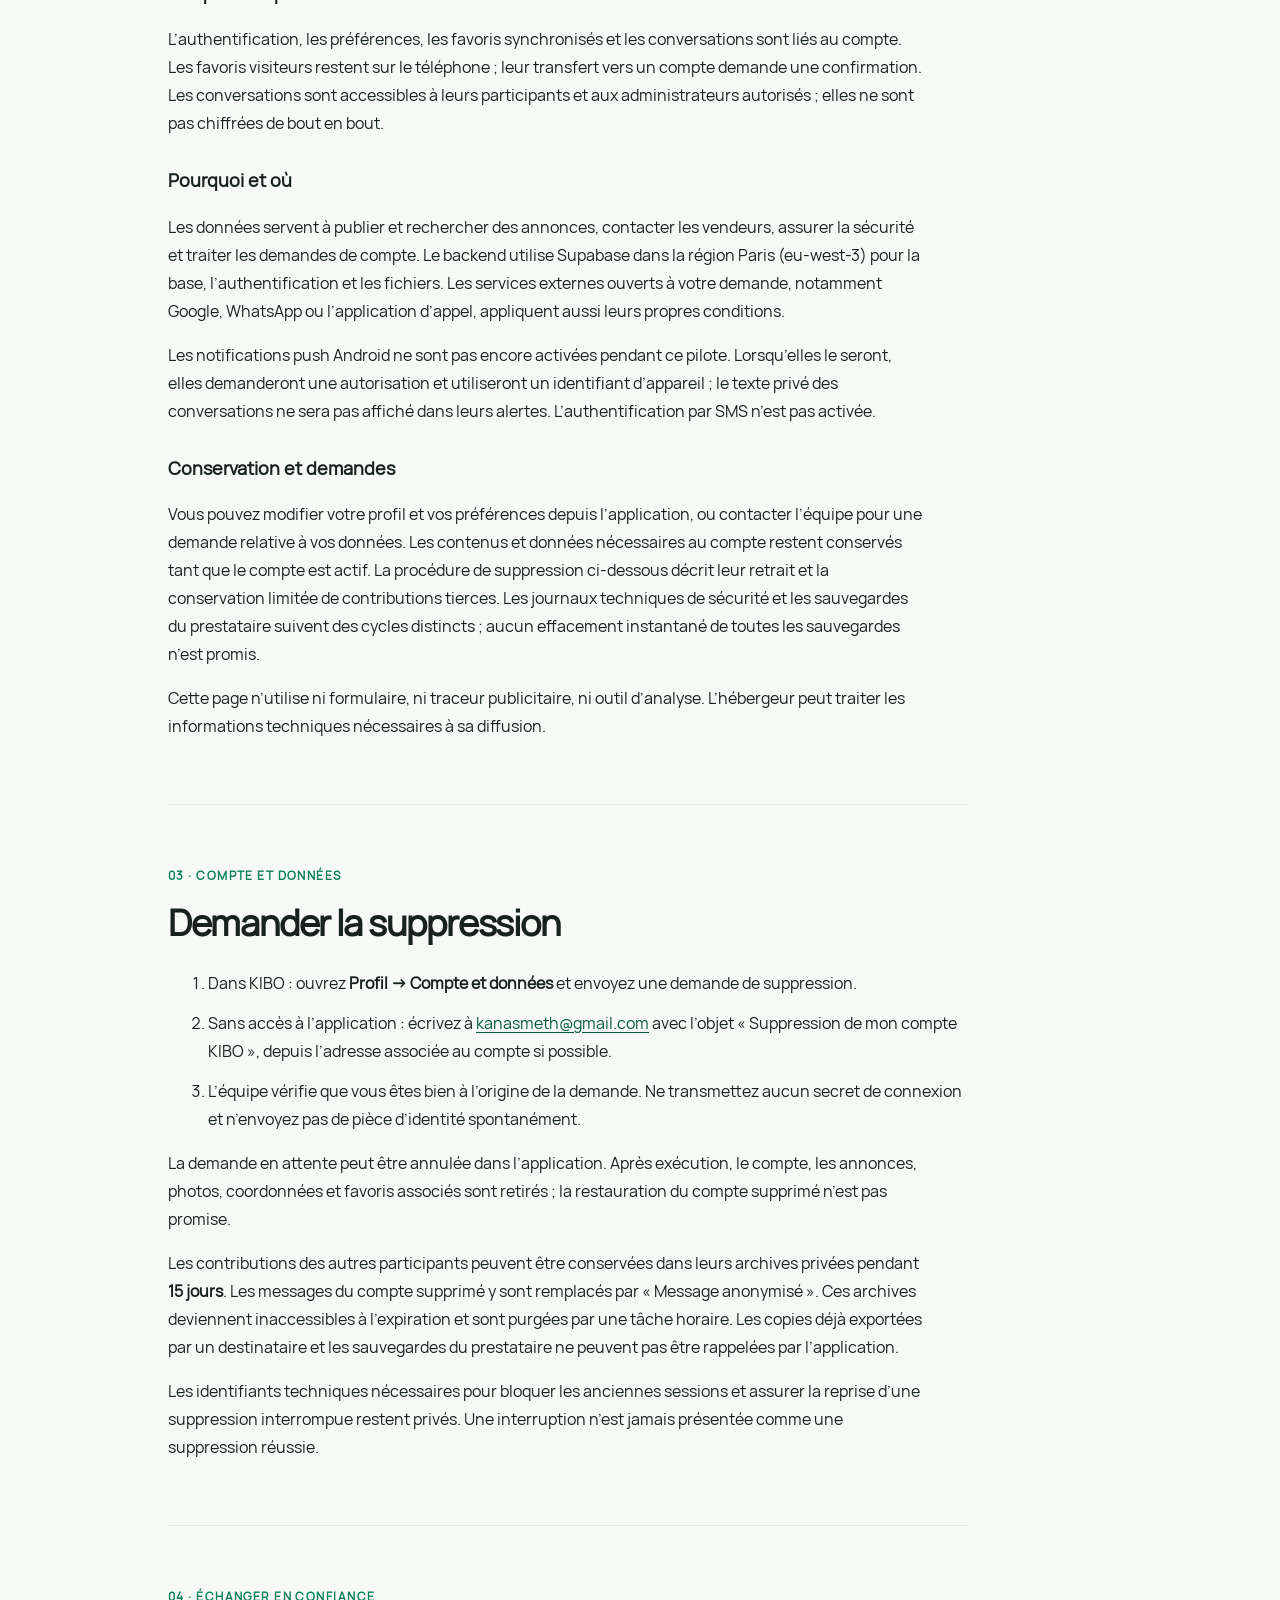
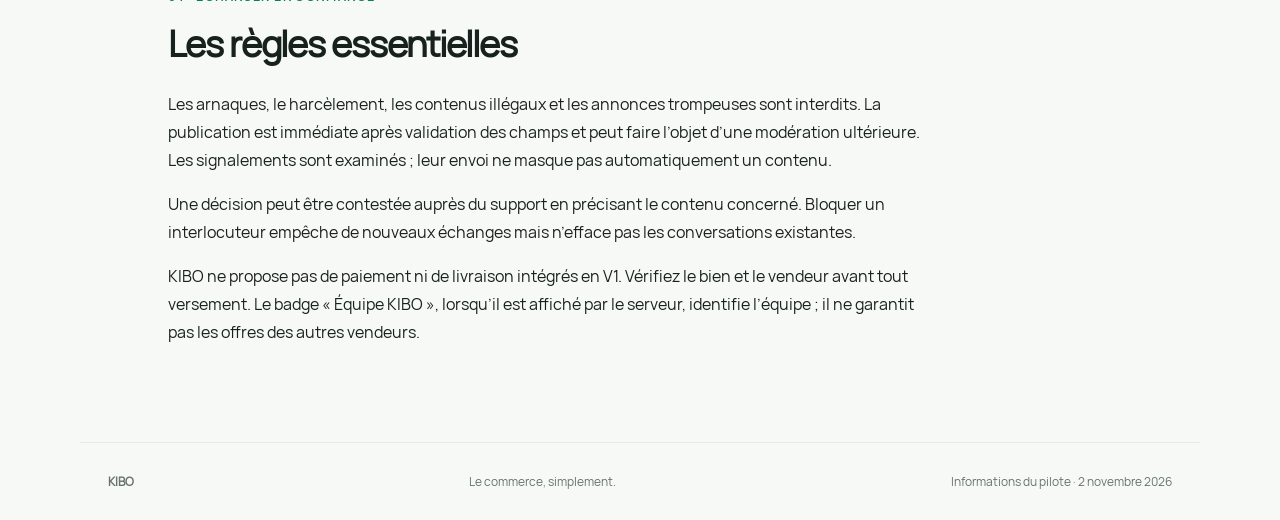
<file: web/help/index.html>
<!doctype html>
<html lang="fr">
<meta charset="utf-8">
<meta name="viewport" content="width=device-width, initial-scale=1">
<meta name="description" content="Aide KIBO, confidentialité et demande de suppression de compte. Contact : kanasmeth@gmail.com.">
<title>KIBO — Aide et confidentialité</title>
<link rel="stylesheet" href="style.css">
<body>
<a class="skip" href="#contenu">Aller au contenu</a>
<header><a class="brand" href="#">KIBO<span>Le commerce, simplement.</span></a><nav aria-label="Navigation"><a href="#aide">Aide</a><a href="#confidentialite">Confidentialité</a><a href="#suppression">Supprimer mon compte</a></nav></header>
<main id="contenu">
<div class="hero"><p class="eyebrow">KIBO · Brazzaville · Congo</p><h1>Un échange simple.<br>Un contact humain.</h1><p class="intro">Retrouvez les règles de KIBO, comprenez l’usage de vos données et contactez directement l’équipe.</p><a class="button" href="mailto:kanasmeth@gmail.com?subject=Assistance%20KIBO">Écrire au support <span aria-hidden="true">↗</span></a><p class="small">kanasmeth@gmail.com · sans mot de passe ni code de connexion</p></div>
<section id="aide"><p class="eyebrow">01 · Assistance</p><h2>Nous contacter</h2><p>Pour un problème technique, un signalement ou un recours après modération, écrivez à <a href="mailto:kanasmeth@gmail.com">kanasmeth@gmail.com</a>. Indiquez ce qui s’est passé, la version de l’application et l’identifiant de l’annonce si vous le connaissez. Évitez d’envoyer des conversations entières ou des documents d’identité si cela n’est pas nécessaire.</p><p>Nous ne vous demanderons jamais votre mot de passe, un code de connexion ou un lien de confirmation. Aucun délai de réponse garanti n’est annoncé pendant le pilote.</p></section>
<section id="confidentialite"><p class="eyebrow">02 · Confidentialité</p><h2>Vos données dans KIBO</h2><p>KIBO est une marketplace de produits et services, d’abord disponible en français à Brazzaville. Pour toute question sur vos données, le point de contact de l’équipe est <a href="mailto:kanasmeth@gmail.com">kanasmeth@gmail.com</a>.</p>
<h3>Ce qui est public</h3><p>Les annonces publiées, leurs photos, les commentaires publics et certaines informations du profil vendeur sont visibles sans compte. N’y placez pas d’information confidentielle. Les coordonnées de contact sont volontaires et leur lecture dans l’application demande une connexion.</p>
<h3>Ce qui reste privé</h3><p>L’authentification, les préférences, les favoris synchronisés et les conversations sont liés au compte. Les favoris visiteurs restent sur le téléphone ; leur transfert vers un compte demande une confirmation. Les conversations sont accessibles à leurs participants et aux administrateurs autorisés ; elles ne sont pas chiffrées de bout en bout.</p>
<h3>Pourquoi et où</h3><p>Les données servent à publier et rechercher des annonces, contacter les vendeurs, assurer la sécurité et traiter les demandes de compte. Le backend utilise Supabase dans la région Paris (eu-west-3) pour la base, l’authentification et les fichiers. Les services externes ouverts à votre demande, notamment Google, WhatsApp ou l’application d’appel, appliquent aussi leurs propres conditions.</p><p>Les notifications push Android ne sont pas encore activées pendant ce pilote. Lorsqu’elles le seront, elles demanderont une autorisation et utiliseront un identifiant d’appareil ; le texte privé des conversations ne sera pas affiché dans leurs alertes. L’authentification par SMS n’est pas activée.</p>
<h3>Conservation et demandes</h3><p>Vous pouvez modifier votre profil et vos préférences depuis l’application, ou contacter l’équipe pour une demande relative à vos données. Les contenus et données nécessaires au compte restent conservés tant que le compte est actif. La procédure de suppression ci-dessous décrit leur retrait et la conservation limitée de contributions tierces. Les journaux techniques de sécurité et les sauvegardes du prestataire suivent des cycles distincts ; aucun effacement instantané de toutes les sauvegardes n’est promis.</p><p>Cette page n’utilise ni formulaire, ni traceur publicitaire, ni outil d’analyse. L’hébergeur peut traiter les informations techniques nécessaires à sa diffusion.</p></section>
<section id="suppression"><p class="eyebrow">03 · Compte et données</p><h2>Demander la suppression</h2><ol><li>Dans KIBO : ouvrez <strong>Profil → Compte et données</strong> et envoyez une demande de suppression.</li><li>Sans accès à l’application : écrivez à <a href="mailto:kanasmeth@gmail.com?subject=Suppression%20de%20mon%20compte%20KIBO">kanasmeth@gmail.com</a> avec l’objet « Suppression de mon compte KIBO », depuis l’adresse associée au compte si possible.</li><li>L’équipe vérifie que vous êtes bien à l’origine de la demande. Ne transmettez aucun secret de connexion et n’envoyez pas de pièce d’identité spontanément.</li></ol><p>La demande en attente peut être annulée dans l’application. Après exécution, le compte, les annonces, photos, coordonnées et favoris associés sont retirés ; la restauration du compte supprimé n’est pas promise.</p><p>Les contributions des autres participants peuvent être conservées dans leurs archives privées pendant <strong>15 jours</strong>. Les messages du compte supprimé y sont remplacés par « Message anonymisé ». Ces archives deviennent inaccessibles à l’expiration et sont purgées par une tâche horaire. Les copies déjà exportées par un destinataire et les sauvegardes du prestataire ne peuvent pas être rappelées par l’application.</p><p>Les identifiants techniques nécessaires pour bloquer les anciennes sessions et assurer la reprise d’une suppression interrompue restent privés. Une interruption n’est jamais présentée comme une suppression réussie.</p></section>
<section id="regles"><p class="eyebrow">04 · Échanger en confiance</p><h2>Les règles essentielles</h2><p>Les arnaques, le harcèlement, les contenus illégaux et les annonces trompeuses sont interdits. La publication est immédiate après validation des champs et peut faire l’objet d’une modération ultérieure. Les signalements sont examinés ; leur envoi ne masque pas automatiquement un contenu.</p><p>Une décision peut être contestée auprès du support en précisant le contenu concerné. Bloquer un interlocuteur empêche de nouveaux échanges mais n’efface pas les conversations existantes.</p><p>KIBO ne propose pas de paiement ni de livraison intégrés en V1. Vérifiez le bien et le vendeur avant tout versement. Le badge « Équipe KIBO », lorsqu’il est affiché par le serveur, identifie l’équipe ; il ne garantit pas les offres des autres vendeurs.</p></section>
</main><footer><strong>KIBO</strong><span>Le commerce, simplement.</span><span>Informations du pilote · 2 novembre 2026</span></footer>
</body></html>
</file>
<file: web/help/style.css>
@font-face{font-family:Manrope;src:url(manrope.ttf) format('truetype');font-display:swap}*{box-sizing:border-box}html{scroll-behavior:smooth;scroll-padding-top:2rem}body{margin:0;background:#f7f9f7;color:#17211d;font-family:Manrope,system-ui,sans-serif;line-height:1.75}a{color:#075b45;text-underline-offset:.2em}a:focus-visible{outline:3px solid #12a879;outline-offset:5px}.skip{position:absolute;top:-100px}.skip:focus{top:1rem;background:white;padding:1rem;z-index:2}header{max-width:1120px;margin:auto;padding:30px 28px;display:flex;align-items:center;justify-content:space-between;gap:24px;border-bottom:1px solid #e5ece7}.brand{font-size:30px;font-weight:800;text-decoration:none;letter-spacing:-1px}.brand span{display:block;font-size:11px;letter-spacing:0;font-weight:400}nav{display:flex;gap:24px;flex-wrap:wrap;font-size:13px}nav a{text-decoration:none}main{max-width:1000px;margin:auto;padding:0 28px}.hero{padding:88px 0 80px;max-width:800px}.eyebrow{font-size:12px;color:#087f5b;letter-spacing:.12em;text-transform:uppercase;font-weight:700}h1{font-size:clamp(40px,6vw,72px);line-height:1.12;letter-spacing:-.045em;margin:24px 0}h2{font-size:clamp(27px,4vw,36px);line-height:1.25;letter-spacing:-.03em;margin:14px 0 24px}h3{font-size:18px;margin:28px 0 8px}.intro{font-size:20px;color:#66736c;max-width:600px}.button{display:inline-flex;gap:40px;align-items:center;background:#087f5b;color:white;padding:14px 24px;border-radius:12px;text-decoration:none;margin:18px 0 4px}.small{font-size:12px;color:#66736c}section{padding:48px 0;border-top:1px solid #e5ece7;max-width:800px}section p{max-width:760px}li{margin:12px 0}footer{max-width:1120px;margin:32px auto 0;padding:28px;display:flex;flex-wrap:wrap;gap:24px;justify-content:space-between;color:#66736c;border-top:1px solid #e5ece7;font-size:12px}@media(max-width:650px){header{align-items:flex-start;flex-direction:column;padding:24px}.hero{padding:50px 0}nav{gap:16px}main{padding:0 24px}}@media(prefers-reduced-motion:reduce){html{scroll-behavior:auto}}
</file>
